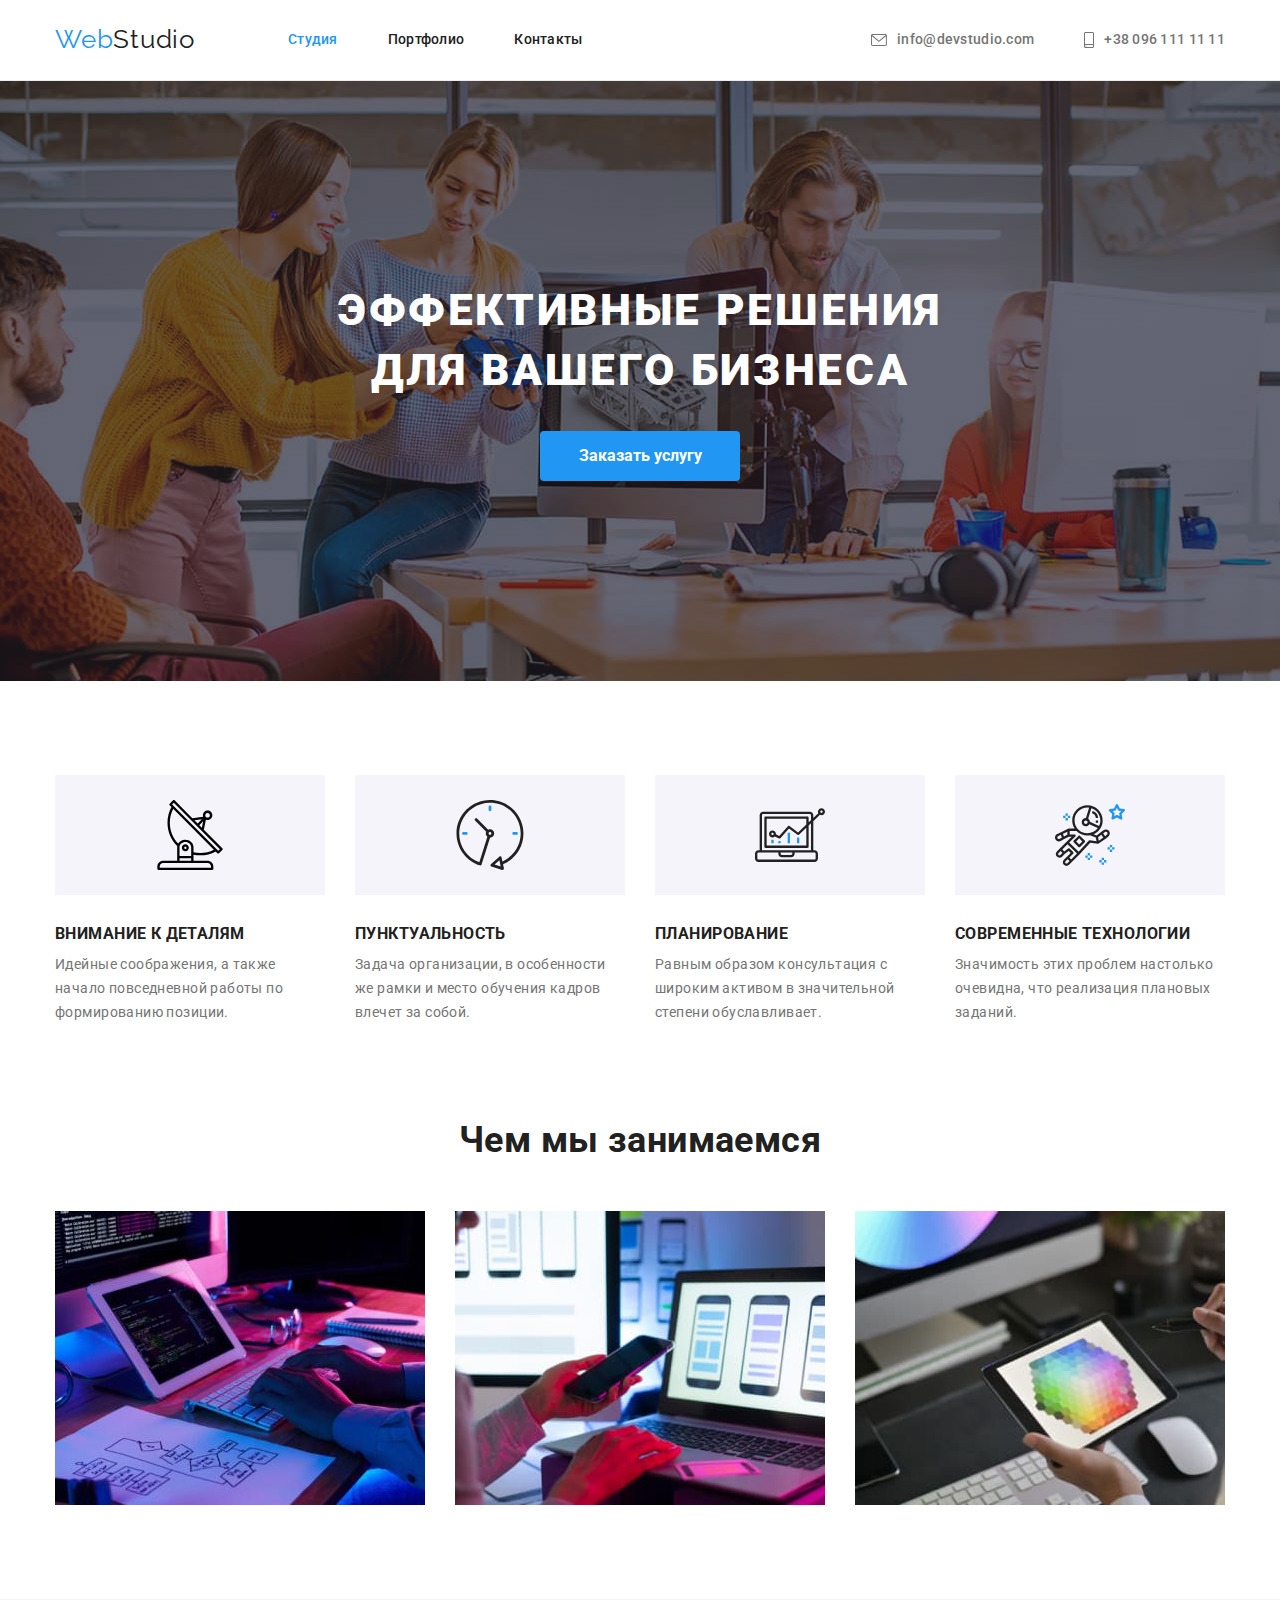
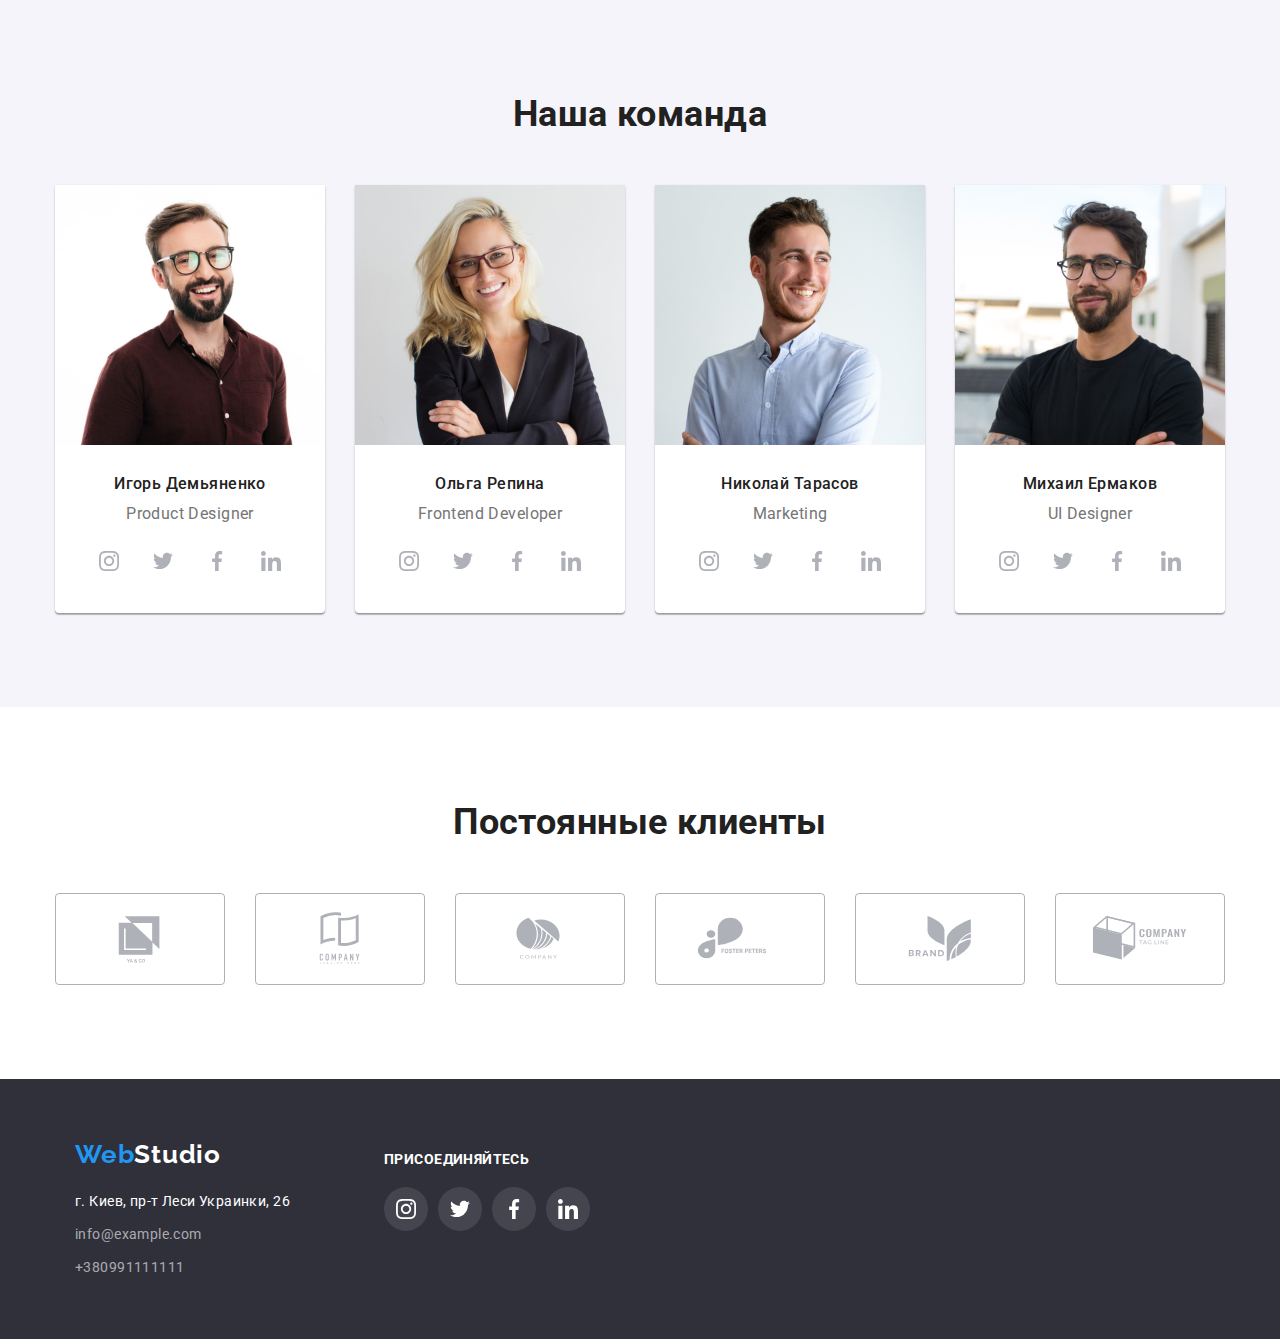
<file: index.html>
<!DOCTYPE html>
<html lang="ru">

<head>
    <meta charset="UTF-8">
    <meta http-equiv="X-UA-Compatible" content="IE=edge">
    <meta name="viewport" content="width=device-width, initial-scale=1.0">
    <title>Document</title>
    <link href="https://fonts.googleapis.com/css2?family=Raleway:wght@700&family=Roboto:wght@400;500;700;900&display=swap"
        rel="stylesheet">
    <link rel="stylesheet" href="https://cdnjs.cloudflare.com/ajax/libs/modern-normalize/1.1.0/modern-normalize.min.css">
    <link rel="stylesheet" href="./css/styles.css">
</head>
<body class="body">
    <!-- Навигация -->
        <header class="header">
            <div class="container header-box">
                <nav class="nav list">
                    <a href="./index.html" class="logo-link">Web<span class="header-logo-part">Studio</span></a>
                    <ul class="site-nav list">
                        <li class="item"><a href="./index.html" class="current link">Студия</a></li>
                        <li class="item"><a href="./portfolio.html" class="link">Портфолио</a></li>
                        <li class="item"><a href="" class="link">Контакты</a></li>
                    </ul>
                </nav>                      
                <ul class="header-contacts">
                        <li class="item">                            
                            <a href="" class="contact-link">
                                <svg class="contact-icon" width="16" height="12">
                                    <use href="./images/icons.svg#icon-envelope"></use>
                                </svg>info@devstudio.com  
                               </a>
                        </li>                                                   
                        <li class="item"><a href="" class="contact-link">
                            <svg class="contact-icon" width="10" height="16">
                                <use href="./images/icons.svg#icon-smartphone"></use>
                            </svg>+38 096 111 11 11</a>
                        </li>
                </ul>
            </div>
        </header>
        <main>
            <!-- Hero -->
            <section class="hero section">
                <div class="container">
                    <h1 class="hero-title">Эффективные решения<br>для вашего бизнеса</h1>
                    <button type="button" class="order">Заказать услугу</button>
                </div>
            </section>
            <!-- Преимущества -->
            <section class="section pros">
                <div class="container">
                    <ul class="list">
                        <li class="item">
                            <div class="icon-pros">
                                <svg class="icon-details" width="70" height="70">
                                    <use href="./images/icons.svg#icon-antenna"></use>
                                </svg>
                            </div>
                            <h3 class="section-description">Внимание к деталям</h3>
                            <p class="section-text">Идейные соображения, а также начало повседневной работы по формированию позиции.</p>
                        </li>
                        <li class="item">
                            <div class="icon-pros">
                                <svg class="icon-punctuality" width="70" height="70">
                                    <use href="./images/icons.svg#icon-clock"></use>
                                </svg>
                            </div>
                            <h3 class="section-description">Пунктуальность</h3>
                            <p class="section-text">Задача организации, в особенности же рамки и место обучения кадров влечет за собой.</p>
                        </li>
                        <li class="item">
                            <div class="icon-pros">
                                <svg class="icon-planning" width="70" height="70">
                                    <use href="./images/icons.svg#icon-diagram"></use>
                                </svg>
                            </div>
                            <h3 class="section-description">Планирование</h3>
                            <p class="section-text">Равным образом консультация с широким активом в значительной степени обуславливает.</p>
                        </li>
                        <li class="item">
                            <div class="icon-pros">
                                <svg class="icon-technologies" width="70" height="70">
                                    <use href="./images/icons.svg#icon-astronaut"></use>
                                </svg>
                            </div>
                            <h3 class="section-description">Современные технологии</h3>
                            <p class="section-text">Значимость этих проблем настолько очевидна, что реализация плановых заданий.</p>
                        </li>
                    </ul>
                </div>
            </section>
            <!-- Чем мы занимаемся -->
            <section class="services section"> 
                <div class="container">
                    <h2 class="service-title">Чем мы занимаемся</h2>
                    <ul class="service-list list">
                        <li class="item"><img src="./images/img.jpg" width="370" height="294" alt="Рабочий процесс создания разметки"></li>
                        <li class="item"><img src="./images/img2.jpg" width="370" height="294" alt="Разметка интерфейса мобильной версии">
                        </li>
                        <li class="item"><img src="./images/img3.jpg" width="370" height="294" alt="Цветовая палитра"></li>
                    </ul>
                </div>
               
            </section>
            <!-- Команда -->
            <section class="team section">
                <div class="container">
                    <h2 class="team-title">Наша команда</h2>
                    <ul class="team list">
                        <li class="team-item">
                            <img src="./images/pic4.jpg" class="photo" width="270" height="260" alt="Продакт Дизайнер Игорь Демьяненко ">
                            <div class="text-box">
                                <h3 class="team-member">Игорь Демьяненко</h3>
                                <p class="position text">Product Designer</p>
                                <ul class="social-media list">
                                    <li class="social-media-item"><a class="social-media-link" href="">
                                        <svg class="icon-social-media" width="20" height="20">
                                            <use href="./images/icons.svg#icon-instagram"></use>
                                        </svg>
                                        </a>
                                    </li>
                                    <li class="social-media-item">
                                        <a class="social-media-link" href="">
                                            <svg class="icon-social-media" width="20" height="20">
                                                <use href="./images/icons.svg#icon-twitter"></use>
                                            </svg>
                                        </a>
                                    </li>
                                    <li class="social-media-item">
                                        <a class="social-media-link" href="">
                                            <svg class="icon-social-media" width="20" height="20">
                                                <use href="./images/icons.svg#icon-facebook"></use>
                                            </svg>
                                        </a>
                                    </li>
                                    <li class="social-media-item">
                                        <a class="social-media-link" href="">
                                            <svg class="icon-social-media" width="20" height="20">
                                                <use href="./images/icons.svg#icon-linkedin"></use>
                                            </svg>
                                        </a>
                                </ul>
                            </div>
                        </li>
                        <li class="team-item">
                            <img src="./images/pic1.jpg" class="photo" width="270" height="260" alt="Фронтенд Девелопер Ольга Репина">
                            <div class="text-box">
                                <h3 class="team-member">Ольга Репина</h3>
                                <p class="position">Frontend Developer</p>
                                <ul class="social-media list">
                                    <li class="social-media-item"><a class="social-media-link" href="">
                                            <svg class="icon-social-media" width="20" height="20">
                                                <use href="./images/icons.svg#icon-instagram"></use>
                                            </svg>
                                        </a>
                                    </li>
                                    <li class="social-media-item">
                                        <a class="social-media-link" href="">
                                            <svg class="icon-social-media" width="20" height="20">
                                                <use href="./images/icons.svg#icon-twitter"></use>
                                            </svg>
                                        </a>
                                    </li>
                                    <li class="social-media-item">
                                        <a class="social-media-link" href="">
                                            <svg class="icon-social-media" width="20" height="20">
                                                <use href="./images/icons.svg#icon-facebook"></use>
                                            </svg>
                                        </a>
                                    </li>
                                    <li class="social-media-item">
                                        <a class="social-media-link" href="">
                                            <svg class="icon-social-media" width="20" height="20">
                                                <use href="./images/icons.svg#icon-linkedin"></use>
                                            </svg>
                                        </a>
                                </ul>
                            </div>
                        </li>
                        <li class="team-item">
                            <img src="./images/piс3.jpg" class="photo" width="270" height="260" alt="Маркетинг -- Николай Тарасов">
                            <div class="text-box">
                                <h3 class="team-member">Николай Тарасов</h3>
                                <p class="position">Marketing</p>
                                <ul class="social-media list">
                                    <li class="social-media-item"><a class="social-media-link" href="">
                                            <svg class="icon-social-media" width="20" height="20">
                                                <use href="./images/icons.svg#icon-instagram"></use>
                                            </svg>
                                        </a>
                                    </li>
                                    <li class="social-media-item">
                                        <a class="social-media-link" href="">
                                            <svg class="icon-social-media" width="20" height="20">
                                                <use href="./images/icons.svg#icon-twitter"></use>
                                            </svg>
                                        </a>
                                    </li>
                                    <li class="social-media-item">
                                        <a class="social-media-link" href="">
                                            <svg class="icon-social-media" width="20" height="20">
                                                <use href="./images/icons.svg#icon-facebook"></use>
                                            </svg>
                                        </a>
                                    </li>
                                    <li class="social-media-item">
                                        <a class="social-media-link" href="">
                                            <svg class="icon-social-media" width="20" height="20">
                                                <use href="./images/icons.svg#icon-linkedin"></use>
                                            </svg>
                                        </a>
                                </ul>
                            </div>
                        </li>
                        <li class="team-item">
                            <img src="./images/pic2.jpg" class="photo" width="270" height="260"
                                alt="Юзер интерфейс Дизайнер Михаил Ермаков">
                            <div class="text-box">
                                <h3 class="team-member">Михаил Ермаков</h3>
                                <p class="position">UI Designer</p>
                                <ul class="social-media list">
                                    <li class="social-media-item"><a class="social-media-link" href="">
                                            <svg class="icon-social-media" width="20" height="20">
                                                <use href="./images/icons.svg#icon-instagram"></use>
                                            </svg>
                                        </a>
                                    </li>
                                    <li class="social-media-item">
                                        <a class="social-media-link" href="">
                                            <svg class="icon-social-media" width="20" height="20">
                                                <use href="./images/icons.svg#icon-twitter"></use>
                                            </svg>
                                        </a>
                                    </li>
                                    <li class="social-media-item">
                                        <a class="social-media-link" href="">
                                            <svg class="icon-social-media" width="20" height="20">
                                                <use href="./images/icons.svg#icon-facebook"></use>
                                            </svg>
                                        </a>
                                    </li>
                                    <li class="social-media-item">
                                        <a class="social-media-link" href="">
                                            <svg class="icon-social-media" width="20" height="20">
                                                <use href="./images/icons.svg#icon-linkedin"></use>
                                            </svg>
                                        </a>
                                </ul>
                            </div>
                        </li>
                    </ul>
                </div>             
            </section>
            <section class="clients section">
                <div class="container">
                    <h2 class="clients-title">Постоянные клиенты</h2>
                    <ul class="clients-list list">
                        <li class="clients-item">
                            <a class="clients-link" href="">
                                <svg class="clients-icon" width="106" height="60">
                                    <use href="./images/icons.svg#icon-logoyaco"></use>
                                </svg>
                            </a>
                        </li>
                        <li class="clients-item">
                            <a class="clients-link" href="">
                                <svg class="clients-icon" width="106" height="60">
                                    <use href="./images/icons.svg#icon-companylogo"></use>
                                </svg>
                            </a>
                        </li>
                        <li class="clients-item">
                            <a class="clients-link" href="">
                                <svg class="clients-icon" width="106" height="60">
                                    <use href="./images/icons.svg#icon-group"></use>
                                </svg>
                            </a>
                        </li>
                        <li class="clients-item">
                            <a class="clients-link" href="">
                                <svg class="clients-icon" width="106" height="60">
                                    <use href="./images/icons.svg#icon-foster"></use>
                                </svg>
                            </a>
                        </li>
                        <li class="clients-item">
                            <a class="clients-link" href="">
                                <svg class="clients-icon" width="106" height="60">
                                    <use href="./images/icons.svg#icon-brand"></use>
                                </svg>
                            </a>
                        </li>
                        <li class="clients-item">
                            <a class="clients-link" href="">
                                <svg class="clients-icon" width="106" height="60">
                                    <use href="./images/icons.svg#icon-cubelogo"></use>
                                </svg>
                            </a>
                        </li>
                    </ul>
                </div>

            </section>
        </main>
        <!-- Футер -->
        <footer class="footer">
            <div class="container footer-box">
                <div class="footer-info">
                    <div class="logo-container">
                        <a href="./index.html" class="logo-link">Web<span class="footer-logo-part">Studio</span></a>
                    </div>
                    
                    <address>
                        <p class="address">г. Киев, пр-т Леси Украинки, 26</p>
                        <div class="contacts">
                            <a href="mailto:info@example.com" class="contact-footer">info@example.com</a>
                            <a href="tel:+380991111111" class="contact-footer">+380991111111</a>
                        </div>
                    </address>
                </div>
                <div class="join-us">
                    <h3 class="join-text">Присоединяйтесь</h3>
                    <ul class="social-footer  list">
                        <li class="social-link-item">
                            <a class="social-link-footer" href="">
                                <svg class="icon-footer" width="20" height="20">
                                    <use href="./images/icons.svg#icon-instagram"></use>
                                </svg>
                            </a>
                        </li>
                        <li class="social-link-item">
                            <a class="social-link-footer" href="">
                                <svg class="icon-footer" width="20" height="20">
                                    <use href="./images/icons.svg#icon-twitter"></use>
                                </svg>
                            </a>
                        </li>
                        <li class="social-link-item">
                            <a class="social-link-footer" href="">
                                <svg class="icon-footer" width="20" height="20">
                                    <use href="./images/icons.svg#icon-facebook"></use>
                                </svg>
                            </a>
                        </li>
                        <li class="social-link-item">
                            <a class="social-link-footer" href="">
                                <svg class="icon-footer" width="20" height="20">
                                    <use href="./images/icons.svg#icon-linkedin"></use>
                                </svg>
                            </a>
                        </li>
                    </ul>
                </div>
                
            </div>                  
        </footer>
    </body>
</html>
</file>
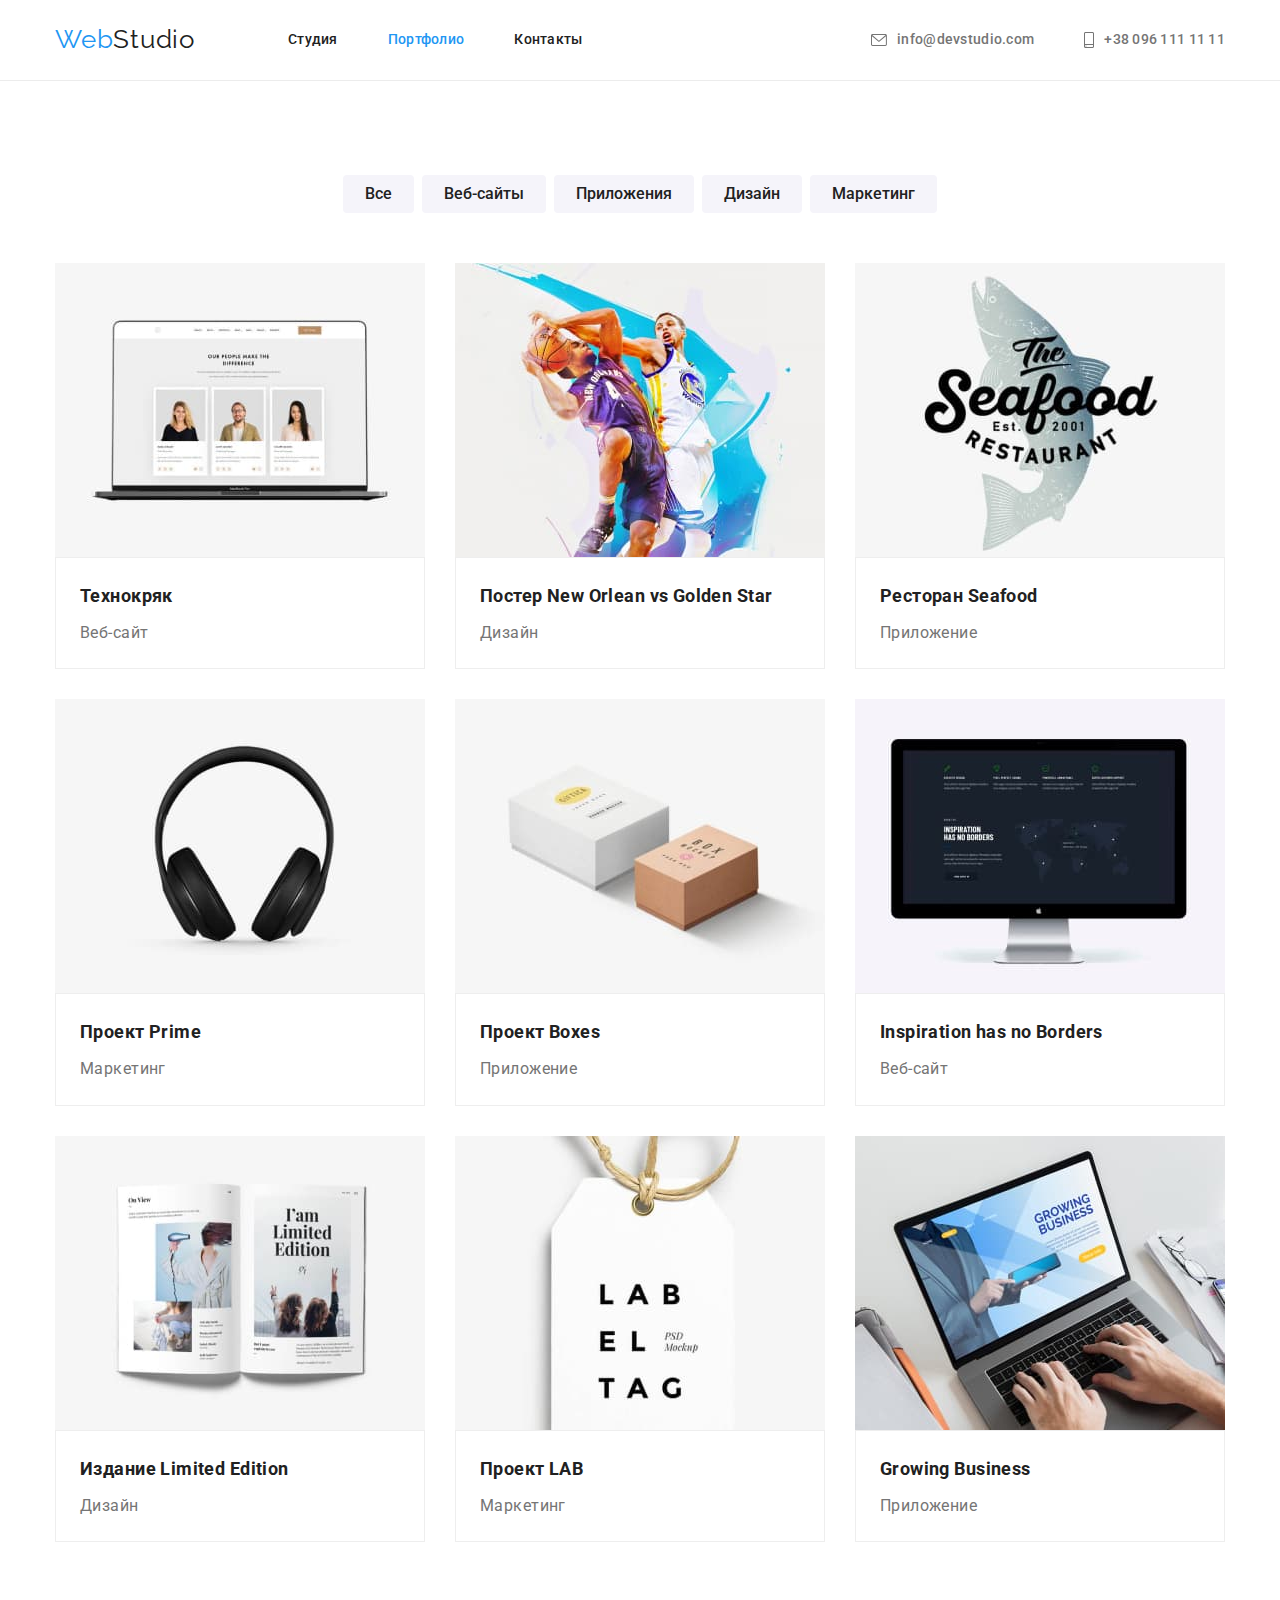
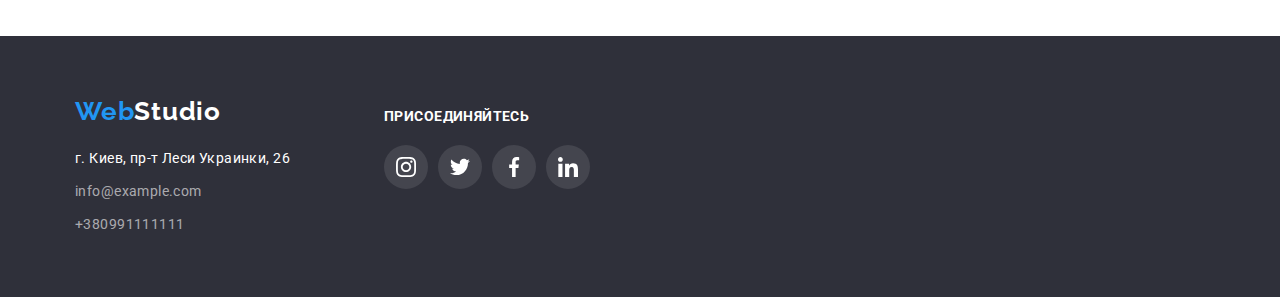
<file: portfolio.html>
<!DOCTYPE html>
<html lang="ru">
<head>
    <meta charset="UTF-8">
    <meta http-equiv="X-UA-Compatible" content="IE=edge">
    <meta name="viewport" content="width=device-width, initial-scale=1.0">
    <title>Document</title>
    <link rel="preconnect" href="https://fonts.googleapis.com">
    <link rel="preconnect" href="https://fonts.gstatic.com" crossorigin>
    <link href="https://fonts.googleapis.com/css2?family=Raleway:wght@700&family=Roboto:wght@400;500;700;900&display=swap"
        rel="stylesheet">
    <link rel="stylesheet" href="https://cdnjs.cloudflare.com/ajax/libs/modern-normalize/1.1.0/modern-normalize.min.css">
    <link rel="stylesheet" href="./css/styles.css">
</head>
<body class="body">
     <!-- навигация -->
    <header class="header">
        <div class="container header-box">
            <nav class="nav list">
                <a href="./index.html" class="logo-link">Web<span class="header-logo-part">Studio</span></a>
                <ul class="site-nav list">
                    <li class="item"><a href="./index.html" class="link">Студия</a></li>
                    <li class="item"><a href="./portfolio.html" class="current link">Портфолио</a></li>
                    <li class="item"><a href="" class="link">Контакты</a></li>
                </ul>
            </nav>
            <ul class="header-contacts">
                <li class="item">
                    <a href="" class="contact-link">
                        <svg class="contact-icon" width="16" height="12">
                            <use href="./images/icons.svg#icon-envelope"></use>
                        </svg>info@devstudio.com
                    </a>
                </li>
                <li class="item"><a href="" class="contact-link">
                        <svg class="contact-icon" width="10" height="16">
                            <use href="./images/icons.svg#icon-smartphone"></use>
                        </svg>+38 096 111 11 11</a>
                </li>
            </ul>
        </div>
    </header>
    <main>
        <!-- Фильтр -->
        <section class="projects section">
            <div class="container">
                <ul class="button list">
                    <li class="button-item"><button type="button" class="filter-button">Все</button></li>
                    <li class="button-item"><button type="button" class="filter-button">Веб-сайты</button></li>
                    <li class="button-item"><button type="button" class="filter-button">Приложения</button></li>
                    <li class="button-item"><button type="button" class="filter-button">Дизайн</button></li>
                    <li class="button-item"><button type="button" class="filter-button">Маркетинг</button></li>
                </ul>
                                
                <!-- Проджекты -->
                <ul class="our-projects list">
                    <li class="card"> 
                        <a class="card-link" href="">
                            <div class="image-container">
                                <img src="./images/image1.jpg" class="poster" width="370" height="294" alt="Ноутбук с открытой страницей команды">
                            </div>
                            <div class="text-container">
                                <h3 class="description">Технокряк</h3>
                                <p class="text">Веб-сайт</p>
                            </div>
                        </a>
                        
            
                    </li>
                    <li class="card">
                        <a class="card-link" href="">
                            <div class="image-container">
                                <img src="./images/image2.jpg" class="poster" width="370" height="294" alt="Два парня играют в волейбол">
                            </div>
                            <div class="text-container">
                                <h3 class="description">Постер New Orlean vs Golden Star</h3>
                                <p class="text">Дизайн</p>
                            </div>
                        </a>
                        
            
                    </li>
                    <li class="card">
                        <a class="card-link" href="">
                            <div class="image-container">
                                <img src="./images/image3.jpg" class="poster" width="370" height="294" alt="Лого ресторана сифуд">
                            </div>
                            <div class="text-container">
                                <h3 class="description">Ресторан Seafood</h3>
                                <p class="text">Приложение</p>
                            </div>
                        </a>
                       
            
                    </li>
                    <li class="card">
                        <a class="card-link" href="">
                            <div class="image-container">
                                <img src="./images/image4.jpg" class="poster" width="370" height="294" alt="Черные наушники">
                            </div>
                            <div class="text-container">
                                <h3 class="description">Проект Prime</h3>
                                <p class="text">Маркетинг</p>
                            </div>
                        </a>
                        
            
                    </li>
                    <li class="card">
                        <a class="card-link" href="">
                        <div class="image-container">
                            <img src="./images/image5.jpg" class="poster" width="370" height="294" alt="Две коробки">
                        </div>
                        <div class="text-container">
                            <h3 class="description">Проект Boxes</h3>
                            <p class="text">Приложение</p>
                        </div>
                        </a>
                        
            
                    </li>
                    <li class="card">
                        <a class="card-link" href="" >
                            <div class="image-container">
                                <img src="./images/image6.jpg" class="poster" width="370" height="294" alt="Монитор с открытым сайтом">
                            </div>
                            <div class="text-container">
                                <h3 class="description">Inspiration has no Borders</h3>
                                <p class="text">Веб-сайт</p>
                            </div>
                        </a>
                        
            
                    </li>
                    <li class="card">
                        <a class="card-link" href="" >
                            <div class="image-container">
                                <img src="./images/image7.jpg" class="poster" width="370" height="294" alt="Открытая книга">
                            </div>
                            <div class="text-container">
                                <h3 class="description">Издание Limited Edition</h3>
                                <p class="text">Дизайн</p>
                            </div>
                        </a>
                       
            
                    </li>
                    <li class="card">
                        <a class="card-link" href="" >
                            <div class="image-container">
                                <img src="./images/image8.jpg" class="poster" width="370" height="294" alt="Лейба с названием компании">
                            </div>
                            <div class="text-container">
                                <h3 class="description">Проект LAB</h3>
                                <p class="text">Маркетинг</p>
                            </div>
                        </a>
                        
            
                    </li>
                    <li class="card">
                        <a class="card-link" href="" >
                            <div class="image-container">
                                <img src="./images/image9.jpg" class="poster" width="370" height="294" alt="Работа за ноутбуком">
                            </div>
                            <div class="text-container">
                                <h3 class="description">Growing Business</h3>
                                <p class="text">Приложение</p>
                            </div>
                        </a>
                       
            
                    </li>
                </ul>
            </div>
            
        </section>
    </main>
    <!-- футер -->
        <footer class="footer">
            <div class="container footer-box">
                <div class="footer-info">
                    <div class="logo-container">
                        <a href="./index.html" class="logo-link">Web<span class="footer-logo-part">Studio</span></a>
                    </div>
        
                    <address>
                        <p class="address">г. Киев, пр-т Леси Украинки, 26</p>
                        <div class="contacts">
                            <a href="mailto:info@example.com" class="contact-footer">info@example.com</a>
                            <a href="tel:+380991111111" class="contact-footer">+380991111111</a>
                        </div>
                    </address>
                </div>
                <div class="join-us">
                    <h3 class="join-text">Присоединяйтесь</h3>
                    <ul class="social-footer  list">
                        <li class="social-link-item">
                            <a class="social-link-footer" href="">
                                <svg class="icon-footer" width="20" height="20">
                                    <use href="./images/icons.svg#icon-instagram"></use>
                                </svg>
                            </a>
                        </li>
                        <li class="social-link-item">
                            <a class="social-link-footer" href="">
                                <svg class="icon-footer" width="20" height="20">
                                    <use href="./images/icons.svg#icon-twitter"></use>
                                </svg>
                            </a>
                        </li>
                        <li class="social-link-item">
                            <a class="social-link-footer" href="">
                                <svg class="icon-footer" width="20" height="20">
                                    <use href="./images/icons.svg#icon-facebook"></use>
                                </svg>
                            </a>
                        </li>
                        <li class="social-link-item">
                            <a class="social-link-footer" href="">
                                <svg class="icon-footer" width="20" height="20">
                                    <use href="./images/icons.svg#icon-linkedin"></use>
                                </svg>
                            </a>
                        </li>
                    </ul>
                </div>
            </div>
        </footer>

    </body>

</html>
</file>
<file: css/styles.css>
:root {
  --primary-text-color: #212121;
  --secondary-text-color: #757575;
  --text-color: #ffffff;
  --primary-background-color: #e5e5e5;
  --secondary-background-color: #2f303a;
  --background-color: #f5f4fa;
  --accent-color: #2196f3;
  --accent-color-hover: #188ce8;
  --contacts-footer-color: rgba(255, 255, 255, 0.6);
  --outline-color: #eeeeee;
  --border-color: #ececec;
}
html {
  box-sizing: border-box;
}

*,
*::before,
*::after {
  box-sizing: inherit;
}

.body {
  color: var(--primary-text-color);
  font-family: Roboto, sans-serif;
  font-size: 14px;
  letter-spacing: 0.03em;
}
h1,
h2,
h3,
h4,
h5,
h6,
p {
  margin-top: 0px;
  margin-bottom: 0px;
}

img {
  display: block;
  width: 100%;
  height: auto;
}

/* navigation */

.nav.list {
  display: flex;
  align-items: center;
}

.header {
  align-items: center;
  border-bottom: 1px solid var(--border-color);
}

.logo-link {
  color: var(--accent-color);
  font-family: Raleway;
  font-size: 26px;
  line-height: 1.19;
  letter-spacing: 0.03em;
  text-decoration: none;
  margin-right: 93px;
  padding-top: 24px;
  padding-bottom: 25px;
}

.header-logo-part {
  color: var(--primary-text-color);
}

.nav .site-nav {
  display: flex;
  list-style: none;
  font-weight: 500;
  line-height: 1.14;
  letter-spacing: 0.02em;
}

.site-nav .item {
  padding-top: 32px;
  padding-bottom: 32px;
}

.site-nav .item + .item {
  margin-left: 50px;
}

.header-contacts .item + .item {
  margin-left: 50px;
}

.link:hover,
.link:focus {
  color: var(--accent-color);
}

.site-nav .link {
  display: block;
  color: var(--primary-text-color);
  letter-spacing: 0.02em;
  text-decoration: none;
}

.link:hover,
.link:focus {
  color: var(--accent-color);
}

.header-contacts {
  display: flex;
  margin-left: auto;
  list-style: none;
  font-weight: 500;
  line-height: 1.14;
  margin-top: 0px;
  margin-bottom: 0px;
  padding-left: 0px;
}

.contact-link {
  display: flex;
  color: var(--secondary-text-color);
  font-weight: 500;
  letter-spacing: 0.02em;
  text-decoration: none;
  align-items: center;
  padding-top: 32px;
  padding-bottom: 32px;
}

.contact-link:hover,
.contact-link:focus {
  color: var(--accent-color);
}

.contact-icon {
  fill: var(--secondary-text-color);
}

.contact-link:hover .contact-icon,
.contact-link:focus .contact-icon {
  fill: var(--accent-color);
}

.header-box {
  display: flex;
  align-items: center;
}

.contact-icon {
  margin-right: 10px;
}

/* hero */

.hero {
  max-width: 1600px;
  margin: 0 auto;
  background-color: var(--secondary-background-color);
  text-align: center;
  background-image: linear-gradient(
      to right,
      rgba(47, 48, 58, 0.4),
      rgba(47, 48, 58, 0.4)
    ),
    url(../images/bcgr.jpg);
  background-position: center;
  background-repeat: no-repeat;
  background-size: cover;
}

.hero-title {
  color: var(--text-color);
  font-weight: 900;
  font-size: 44px;
  line-height: 1.36;
  letter-spacing: 0.06em;
  text-align: center;
  text-transform: uppercase;
  margin-top: 0px;
  margin-bottom: 30px;
}

.order {
  background-color: var(--accent-color);
  color: var(--text-color);
  font-family: inherit;
  font-weight: 700;
  font-size: 16px;
  line-height: 1.88;
  cursor: pointer;
  border-radius: 4px;
  padding: 10px 32px;
  min-width: 200px;
  text-align: center;
  border: none;
}

.list {
  list-style: none;
  margin: 0px;
  padding: 0px;
}

/* advantages */

.container {
  width: 1200px;
  margin-left: auto;
  margin-right: auto;
  margin-top: 0px;
  padding: 0px 15px;
}

.pros .list {
  display: flex;
  justify-content: space-between;
}

.pros .item {
  width: 270px;
}

.icon-pros {
  display: flex;
  background-color: var(--background-color);
  justify-content: center;
  padding-top: 25px;
  padding-bottom: 25px;
  margin-bottom: 30px;
}

/* What we do */

.services {
  background-color: var(--text-color);
}

.service-list {
  display: flex;
  justify-content: space-between;
}

/* Team */

.team {
  background-color: var(--background-color);
}

.team-member {
  font-weight: 500;
  font-size: 16px;
  line-height: 1.18;
  text-align: center;
  margin-top: 0px;
  margin-bottom: 10px;
}

.team.list {
  display: flex;
}

.team-item {
  background-color: var(--text-color);
  box-shadow: 0px 1px 3px rgba(0, 0, 0, 0.12), 0px 1px 1px rgba(0, 0, 0, 0.14),
    0px 2px 1px rgba(0, 0, 0, 0.2);
  border-radius: 0px 0px 4px 4px;
  margin-right: 30px;
}

.team-item:nth-child(4n + 4) {
  margin-right: 0px;
}

.text-box {
  padding-top: 30px;
  padding-bottom: 30px;
}

.social-media-link {
  display: flex;
  width: 44px;
  height: 44px;
  border-radius: 50%;
  align-items: center;
  justify-content: center;
}

.social-media {
  display: flex;
  padding-left: 32px;
  padding-right: 32px;
  margin-top: 16px;
}

.social-media-item {
  display: flex;
  margin-right: 10px;
  align-items: center;
  justify-content: center;
}

.social-media-item:last-child {
  margin-right: 0px;
}

.social-media-link:hover,
.social-media-link:focus {
  background-color: var(--accent-color);
}

.list .icon-social-media {
  fill: #afb1b8;
}

.social-media-link:hover .icon-social-media {
  fill: var(--text-color);
}

/* sections content */

.section-description {
  font-weight: 700;
  line-height: 1.14;
  text-transform: uppercase;
  margin-top: 0px;
  margin-bottom: 10px;
}

.section-text,
.text {
  color: var(--secondary-text-color);
  margin-top: 0px;
  margin-bottom: 0px;
}

.section-text {
  line-height: 1.7;
  margin-top: 0px;
  margin-bottom: 0px;
}

.service-title,
.team-title,
.clients-title {
  font-weight: 700;
  font-size: 36px;
  line-height: 1.17;
  text-align: center;
  margin-top: 0px;
  margin-bottom: 50px;
}

.section {
  padding-top: 94px;
  padding-bottom: 94px;
}

.hero.section {
  padding-top: 200px;
  padding-bottom: 200px;
}

.section.pros {
  padding-bottom: 0px;
}

.order:hover,
.order:focus {
  background-color: var(--accent-color-hover);
}

.position {
  color: var(--secondary-text-color);
  font-size: 16px;
  line-height: 1.19;
  text-align: center;
  margin-top: 0px;
  margin-bottom: 0px;
}

/* Our clients */

.clients-list {
  display: flex;
  height: 92px;
  align-items: center;
  justify-content: center;
}
.clients-link {
  display: flex;
  width: 170px;
  height: 92px;
  border: 1px solid #afb1b8;
  border-radius: 4px;
  align-items: center;
  justify-content: center;
}

.clients-item {
  margin-right: 30px;
}

.clients-item:last-child {
  margin-right: 0px;
}

.clients-icon {
  fill: #afb1b8;
}

.clients-link:hover {
  border: 1px solid var(--accent-color);
}

.clients-link:hover .clients-icon {
  fill: var(--accent-color);
}

/* footer */

.footer {
  background-color: var(--secondary-background-color);
  padding: 60px;
}

.footer .logo-link {
  font-family: Raleway;
  font-weight: 700;
}

.logo-container {
  margin-bottom: 20px;
}

.footer-logo-part {
  color: var(--text-color);
}

address {
  font-style: normal;
}

.address {
  color: var(--text-color);
  line-height: 1.7;
  margin-bottom: 9px;
}

.contacts {
  display: flex;
  flex-direction: column;
}

.contact-footer:not(:last-child) {
  margin-bottom: 9px;
}

.contact-footer {
  color: var(--contacts-footer-color);
  line-height: 1.7;
  letter-spacing: 0.03em;
  text-decoration: none;
}

.join-us {
  color: var(--text-color);
  margin-left: 70px;
}

.join-text {
  font-size: 14px;
  text-transform: uppercase;
  line-height: 1.17;
  padding-top: 12px;
  margin-bottom: 20px;
}

.footer-box {
  display: flex;
  align-items: flex-start;
}

.social-footer {
  display: flex;
}

.social-link-item {
  width: 44px;
}

.social-link-item:not(:last-child) {
  margin-right: 10px;
}

.social-link-footer {
  display: flex;
  background-color: rgba(255, 255, 255, 0.1);
  justify-content: center;
  align-items: center;
  height: 44px;
  border-radius: 50%;
}

.social-link-footer:hover,
.social-link-footer:focus {
  background-color: var(--accent-color);
}

.icon-footer {
  fill: var(--text-color);
}

/* PORTFOLIO */

.link.current {
  color: var(--accent-color);
}

.projects {
  background-color: var(--text-color);
}

.button.list {
  display: flex;
  justify-content: center;
  margin-bottom: 50px;
}

.filter-button {
  background-color: var(--background-color);
  color: var(--primary-text-color);
  cursor: pointer;
  font-family: inherit;
  font-weight: 500;
  font-size: 16px;
  line-height: 1.63;
  text-align: center;
  border: none;
  border-radius: 4px;
  padding: 6px 22px;
}

.filter-button:hover,
.filter-button:focus {
  box-shadow: 0px 3px 1px rgba(0, 0, 0, 0.1), 0px 1px 2px rgba(0, 0, 0, 0.08),
    0px 2px 2px rgba(0, 0, 0, 0.12);
}

.button-item:not(:last-child) {
  margin-right: 8px;
}

.filter-button:hover,
.filter-button:focus {
  background-color: var(--accent-color);
  color: var(--text-color);
}

.description {
  color: var(--primary-text-color);
  font-weight: 700;
  font-size: 18px;
  line-height: 2;
  margin-bottom: 4px;
}

.our-projects {
  display: flex;
  flex-wrap: wrap;
  margin-left: -30px;
  margin-bottom: -30px;
}

.text-container {
  padding: 20px 24px;
  border: 1px solid var(--outline-color);
}

.our-projects > .card {
  flex-basis: calc(100% / 3 - 30px);
  margin-left: 30px;
  margin-bottom: 30px;
}

.card-link:hover,
.card-link:focus {
  box-shadow: 0px 1px 1px rgba(0, 0, 0, 0.12), 0px 4px 4px rgba(0, 0, 0, 0.06),
    1px 4px 6px rgba(0, 0, 0, 0.16);
}

.card-link {
  display: block;
  text-decoration: none;
}

.our-projects:nth-child(3n + 1) {
  margin-left: 0px;
}

.our-projects .text {
  font-size: 16px;
  line-height: 1.9;
}
</file>
